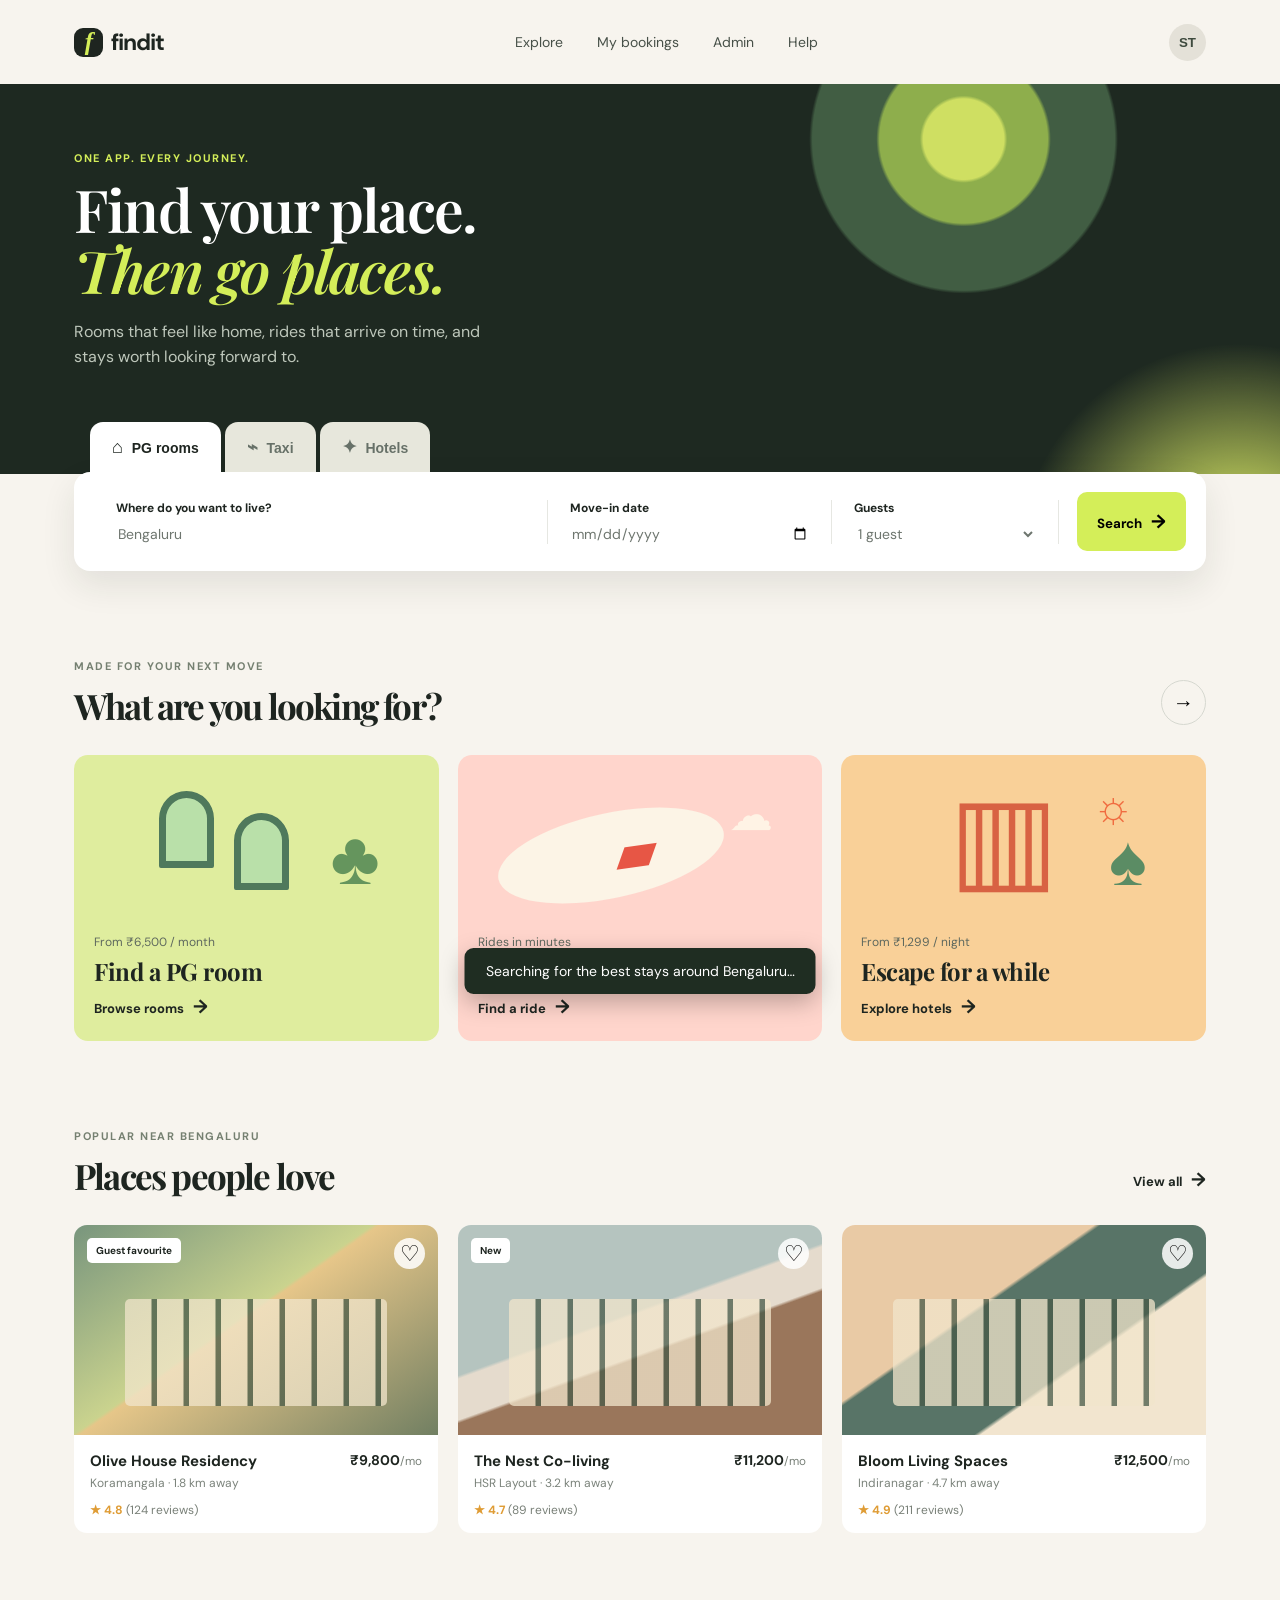
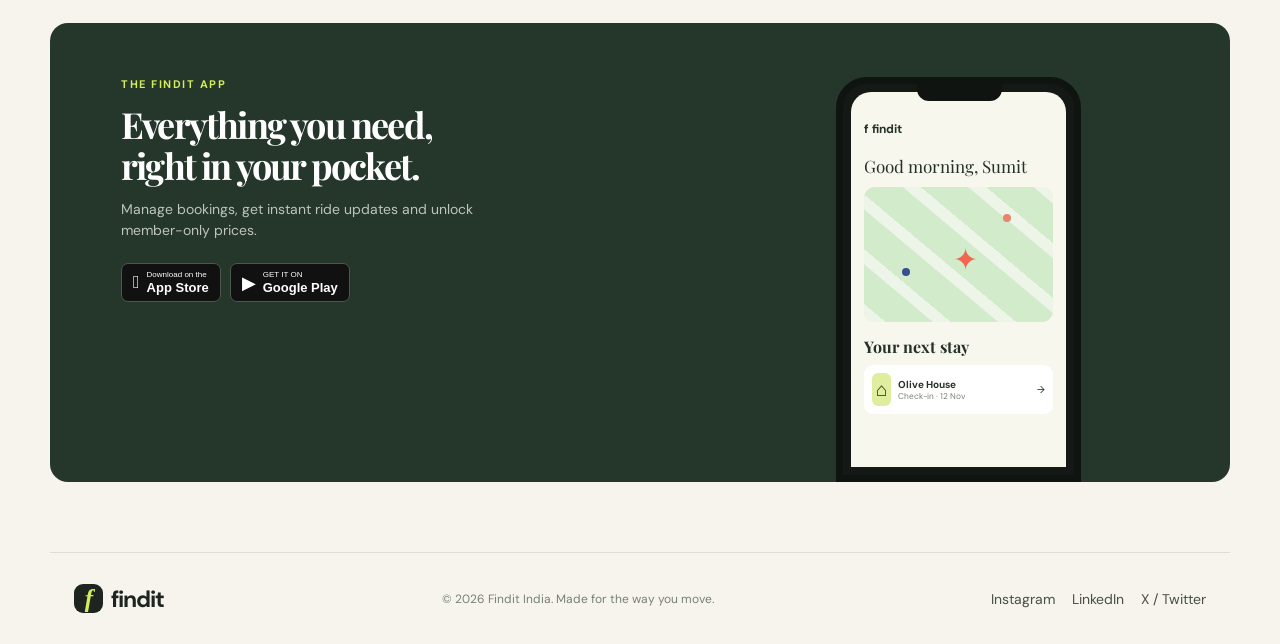
<file: index.html>
<!doctype html>
<html lang="en">
<head>
  <meta charset="UTF-8" />
  <meta name="viewport" content="width=device-width, initial-scale=1.0" />
  <meta name="theme-color" content="#25362a" />
  <meta name="description" content="Findit helps you find PG rooms, book taxis, and reserve hotels." />
  <link rel="manifest" href="manifest.webmanifest" />
  <link rel="apple-touch-icon" href="icon.svg" />
  <title>Findit — Find your everyday stay</title>
  <link rel="preconnect" href="https://fonts.googleapis.com">
  <link rel="preconnect" href="https://fonts.gstatic.com" crossorigin>
  <link href="https://fonts.googleapis.com/css2?family=DM+Sans:wght@400;500;600;700&family=Playfair+Display:wght@600;700&display=swap" rel="stylesheet">
  <link rel="stylesheet" href="style.css" />
</head>
<body>
  <nav class="nav shell">
    <a class="brand" href="#"><span class="brand-mark">f</span> findit</a>
    <div class="nav-links"><a href="#explore">Explore</a><a href="#bookings">My bookings</a><a href="admin.html">Admin</a><a href="#support">Help</a></div>
    <button class="profile" aria-label="Open profile">ST</button>
  </nav>

  <main>
    <section class="hero">
      <div class="hero-copy shell">
        <p class="eyebrow">One app. Every journey.</p>
        <h1>Find your place.<br><em>Then go places.</em></h1>
        <p class="hero-text">Rooms that feel like home, rides that arrive on time, and stays worth looking forward to.</p>
      </div>
      <div class="glow glow-one"></div><div class="glow glow-two"></div>
    </section>

    <section class="search-wrap shell" id="explore">
      <div class="service-tabs" role="tablist">
        <button class="tab active" data-service="pg"><span class="tab-icon">⌂</span> PG rooms</button>
        <button class="tab" data-service="taxi"><span class="tab-icon">⌁</span> Taxi</button>
        <button class="tab" data-service="hotel"><span class="tab-icon">✦</span> Hotels</button>
      </div>
      <form class="search-panel" id="searchForm">
        <div class="field"><label id="placeLabel">Where do you want to live?</label><input id="location" placeholder="Search a neighbourhood or city" value="Bengaluru" /></div>
        <div class="field"><label id="dateLabel">Move-in date</label><input id="date" type="date" /></div>
        <div class="field guests-field"><label id="guestLabel">Guests</label><select id="guests"><option>1 guest</option><option>2 guests</option><option>3 guests</option><option>4 guests</option></select></div>
        <button class="search-btn" type="submit">Search <span>→</span></button>
      </form>
    </section>

    <section class="shell quick-section">
      <div class="section-heading"><div><p class="eyebrow">Made for your next move</p><h2>What are you looking for?</h2></div><button class="arrow-control" aria-label="next">→</button></div>
      <div class="quick-grid">
        <article class="quick-card pg-card"><div class="card-art"><span class="window w1"></span><span class="window w2"></span><span class="plant">♣</span></div><div><p>From ₹6,500 / month</p><h3>Find a PG room</h3><a href="#" class="card-link" data-pick="PG rooms">Browse rooms <span>→</span></a></div></article>
        <article class="quick-card taxi-card"><div class="card-art"><span class="road"></span><span class="car">▰</span><span class="cloud">☁</span></div><div><p>Rides in minutes</p><h3>Book a taxi</h3><a href="#" class="card-link" data-pick="Taxi">Find a ride <span>→</span></a></div></article>
        <article class="quick-card hotel-card"><div class="card-art"><span class="sun">☼</span><span class="hotel-building">▥</span><span class="palm">♠</span></div><div><p>From ₹1,299 / night</p><h3>Escape for a while</h3><a href="#" class="card-link" data-pick="Hotels">Explore hotels <span>→</span></a></div></article>
      </div>
    </section>

    <section class="shell stays-section" id="bookings">
      <div class="section-heading"><div><p class="eyebrow">Popular near Bengaluru</p><h2>Places people love</h2></div><a href="#" class="view-all">View all <span>→</span></a></div>
      <div class="listing-grid" id="listingGrid">
        <article class="listing"><div class="photo photo-one"><span class="tag">Guest favourite</span><button class="heart">♡</button></div><div class="listing-info"><div><h3>Olive House Residency</h3><p>Koramangala · 1.8 km away</p></div><strong>₹9,800<small>/mo</small></strong><div class="rating">★ 4.8 <span>(124 reviews)</span></div></div></article>
        <article class="listing"><div class="photo photo-two"><span class="tag">New</span><button class="heart">♡</button></div><div class="listing-info"><div><h3>The Nest Co-living</h3><p>HSR Layout · 3.2 km away</p></div><strong>₹11,200<small>/mo</small></strong><div class="rating">★ 4.7 <span>(89 reviews)</span></div></div></article>
        <article class="listing"><div class="photo photo-three"><button class="heart">♡</button></div><div class="listing-info"><div><h3>Bloom Living Spaces</h3><p>Indiranagar · 4.7 km away</p></div><strong>₹12,500<small>/mo</small></strong><div class="rating">★ 4.9 <span>(211 reviews)</span></div></div></article>
      </div>
    </section>

    <section class="app-banner shell">
      <div class="app-text"><p class="eyebrow">The Findit app</p><h2>Everything you need,<br>right in your pocket.</h2><p>Manage bookings, get instant ride updates and unlock member-only prices.</p><div class="store-row"><button> <span>Download on the<br><b>App Store</b></span></button><button>▶ <span>GET IT ON<br><b>Google Play</b></span></button></div></div>
      <div class="phone"><div class="notch"></div><div class="phone-screen"><div class="mini-brand">f findit</div><p>Good morning, Sumit</p><div class="mini-map"><span>✦</span><i></i><b></b></div><h4>Your next stay</h4><div class="mini-booking"><span>⌂</span><div><b>Olive House</b><small>Check-in · 12 Nov</small></div><em>→</em></div></div></div>
    </section>
  </main>
  <footer class="shell"><a class="brand" href="#"><span class="brand-mark">f</span> findit</a><p>© 2026 Findit India. Made for the way you move.</p><div><a href="#">Instagram</a><a href="#">LinkedIn</a><a href="#">X / Twitter</a></div></footer>
  <div class="toast" id="toast">Searching for the best stays around Bengaluru…</div>
  <script src="app.js"></script>
</body>
</html>
</file>
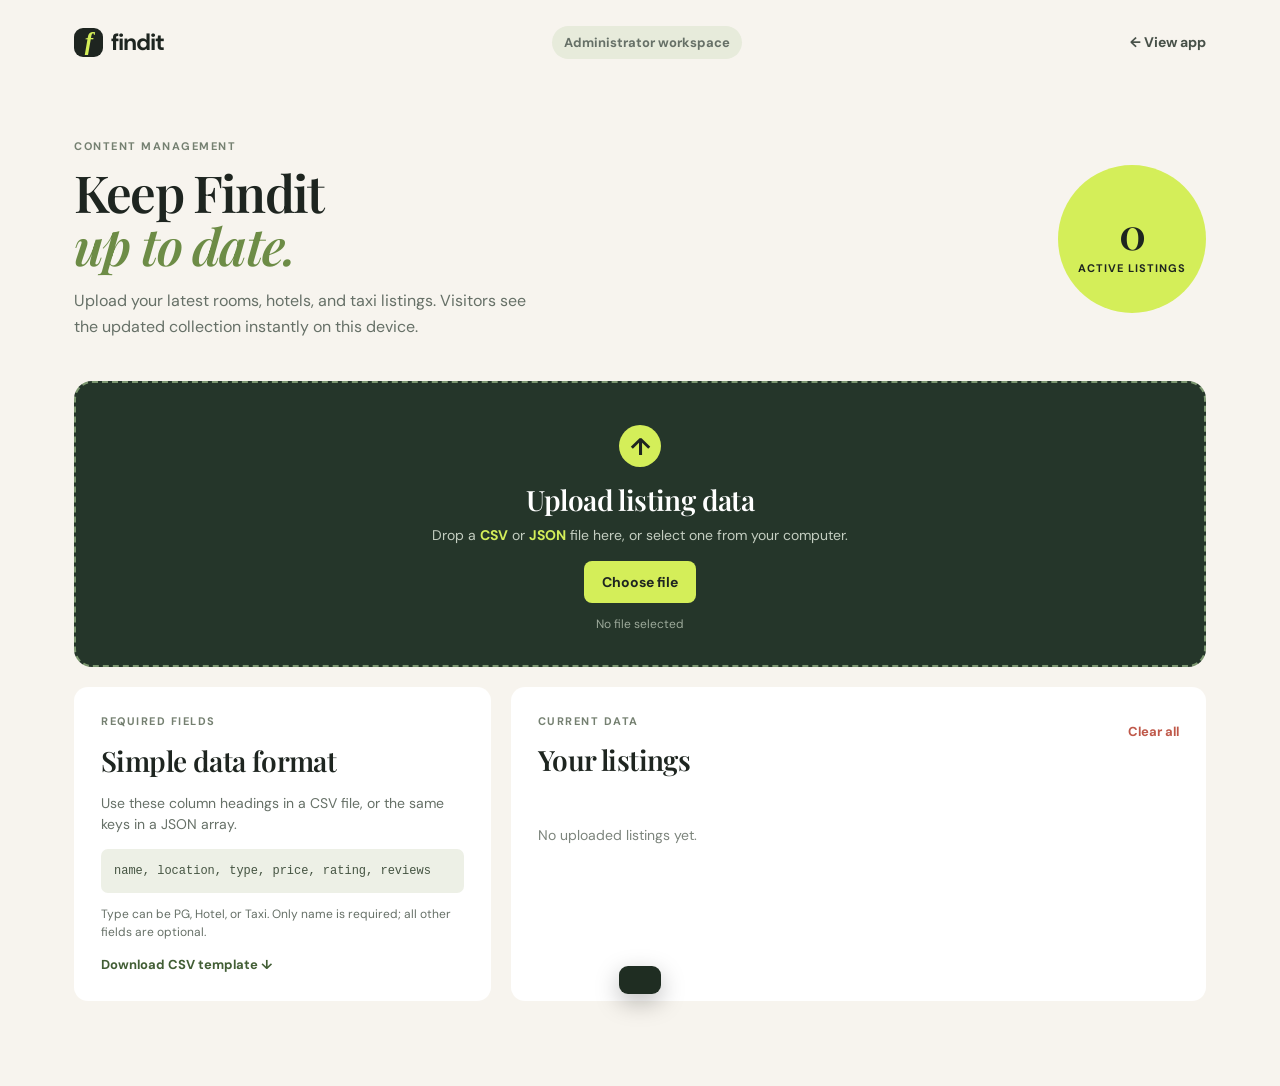
<file: admin.html>
<!doctype html>
<html lang="en">
<head>
  <meta charset="UTF-8" />
  <meta name="viewport" content="width=device-width, initial-scale=1.0" />
  <meta name="theme-color" content="#25362a" />
  <title>Findit — Administrator</title>
  <link rel="preconnect" href="https://fonts.googleapis.com"><link rel="preconnect" href="https://fonts.gstatic.com" crossorigin>
  <link href="https://fonts.googleapis.com/css2?family=DM+Sans:wght@400;500;600;700&family=Playfair+Display:wght@600;700&display=swap" rel="stylesheet">
  <link rel="stylesheet" href="style.css" />
</head>
<body class="admin-body">
  <nav class="nav shell"><a class="brand" href="index.html"><span class="brand-mark">f</span> findit</a><div class="admin-nav-label">Administrator workspace</div><a class="back-link" href="index.html">← View app</a></nav>
  <main class="admin shell">
    <div class="admin-intro"><div><p class="eyebrow">Content management</p><h1>Keep Findit<br><em>up to date.</em></h1><p>Upload your latest rooms, hotels, and taxi listings. Visitors see the updated collection instantly on this device.</p></div><div class="admin-stat"><b id="listingCount">0</b><span>active listings</span></div></div>
    <section class="upload-card">
      <div class="upload-icon">↑</div><h2>Upload listing data</h2><p>Drop a <b>CSV</b> or <b>JSON</b> file here, or select one from your computer.</p>
      <input type="file" id="dataFile" accept=".csv,.json,application/json,text/csv" hidden />
      <button id="chooseFile" class="primary-action">Choose file</button>
      <p class="file-status" id="fileStatus">No file selected</p>
    </section>
    <section class="admin-grid">
      <div class="format-card"><p class="eyebrow">Required fields</p><h2>Simple data format</h2><p>Use these column headings in a CSV file, or the same keys in a JSON array.</p><code>name, location, type, price, rating, reviews</code><p class="fine-print">Type can be PG, Hotel, or Taxi. Only name is required; all other fields are optional.</p><button class="text-button" id="downloadTemplate">Download CSV template ↓</button></div>
      <div class="data-card"><div class="data-card-head"><div><p class="eyebrow">Current data</p><h2>Your listings</h2></div><button class="danger-button" id="clearData">Clear all</button></div><div id="dataPreview" class="data-preview"><p class="empty-state">No uploaded listings yet.</p></div></div>
    </section>
  </main>
  <div class="toast" id="toast"></div><script src="admin.js"></script>
</body>
</html>
</file>
<file: style.css>
:root{--ink:#1e2520;--muted:#667067;--cream:#f7f4ee;--lime:#d4ee59;--coral:#fe765e;--orange:#f4b055}*{box-sizing:border-box}body{margin:0;background:var(--cream);color:var(--ink);font-family:'DM Sans',sans-serif}.shell{max-width:1180px;margin:auto;padding-left:24px;padding-right:24px}.nav{height:84px;display:flex;align-items:center;justify-content:space-between}.brand{color:var(--ink);font-weight:700;font-size:23px;text-decoration:none;letter-spacing:-1px;display:flex;align-items:center;gap:8px}.brand-mark{width:29px;height:29px;border-radius:9px;background:var(--ink);color:var(--lime);display:inline-grid;place-items:center;font-family:Georgia;font-size:25px;font-style:italic}.nav-links{display:flex;gap:34px}.nav a:not(.brand),footer a{color:#475048;text-decoration:none;font-size:14px}.profile{border:0;background:#e4e1d8;border-radius:50%;width:37px;height:37px;font-weight:700;color:#3e4a3e}.hero{height:390px;background:#1e2921;position:relative;overflow:hidden;color:#fff}.hero-copy{padding-top:67px;position:relative;z-index:1}.eyebrow{text-transform:uppercase;letter-spacing:1.5px;font-size:11px;font-weight:700;margin:0 0 13px;color:#758071}.hero .eyebrow{color:var(--lime)}h1,h2{font-family:'Playfair Display',Georgia,serif;letter-spacing:-1.8px;margin:0}h1{font-size:59px;line-height:1.04;font-weight:600}h1 em{color:var(--lime);font-weight:600}.hero-text{font-size:16px;line-height:1.55;color:#bec7bb;max-width:410px;margin-top:19px}.glow{position:absolute;border-radius:50%;filter:blur(0);opacity:.92}.glow-one{width:420px;height:420px;right:6%;top:-180px;background:radial-gradient(circle at 43% 56%,#dfef68 0 12%,#98ba50 13% 25%,#446246 26% 45%,transparent 46%)}.glow-two{width:520px;height:520px;right:-17%;bottom:-350px;background:radial-gradient(circle,#e5d95c, #a9b854 25%,transparent 60%)}.search-wrap{margin-top:-52px;position:relative;z-index:2}.service-tabs{display:flex;gap:4px;margin-left:16px}.tab{border:0;background:#e7e7dc;color:#677168;padding:14px 22px;border-radius:13px 13px 0 0;font-weight:700;font-size:14px;cursor:pointer}.tab.active{background:white;color:var(--ink)}.tab-icon{font-size:18px;margin-right:5px}.search-panel{min-height:98px;background:#fff;box-shadow:0 14px 34px #1b2b1c19;border-radius:16px;padding:20px;display:grid;grid-template-columns:2fr 1.25fr 1fr auto;gap:0;align-items:center}.field{padding:0 22px;border-right:1px solid #e6e7e2}.field label{display:block;font-weight:700;font-size:12px;margin-bottom:7px}.field input,.field select{border:0;font-family:inherit;font-size:14px;color:#6e766f;width:100%;outline:0;background:transparent}.search-btn{margin-left:18px;border:0;border-radius:10px;background:var(--lime);padding:17px 20px;font-family:inherit;font-weight:700;cursor:pointer}.search-btn span,.view-all span,.card-link span{font-size:19px;padding-left:6px}.quick-section,.stays-section{padding-top:88px}.section-heading{display:flex;align-items:end;justify-content:space-between;margin-bottom:30px}.section-heading h2,.app-text h2{font-size:35px;line-height:1.12}.arrow-control{width:45px;height:45px;border:1px solid #d6d8d0;border-radius:50%;font-size:21px;background:transparent}.quick-grid{display:grid;grid-template-columns:repeat(3,1fr);gap:19px}.quick-card{border-radius:14px;padding:17px 20px 22px;overflow:hidden;min-height:286px;display:flex;flex-direction:column;justify-content:space-between}.quick-card p{font-size:12px;color:#5e685e;margin:0 0 5px}.quick-card h3{font-family:'Playfair Display',serif;font-size:24px;letter-spacing:-.5px;margin:0 0 7px}.card-link,.view-all{color:var(--ink);font-size:13px;font-weight:700;text-decoration:none}.pg-card{background:#dfed9e}.taxi-card{background:#ffd5cc}.hotel-card{background:#f9d098}.card-art{height:135px;position:relative}.window{position:absolute;top:19px;width:55px;height:77px;border:7px solid #4f795c;border-radius:28px 28px 2px 2px;background:#b9e0a9}.w1{left:20%}.w2{left:43%;top:41px}.plant{position:absolute;right:12%;bottom:0;font-size:75px;color:#65955d}.road{position:absolute;width:230px;height:85px;background:#fcf4e6;transform:rotate(-12deg);bottom:9px;left:18px;border-radius:50%}.car{position:absolute;font-size:57px;bottom:18px;left:42%;color:#e75645;transform:rotate(-8deg)}.cloud{position:absolute;right:9%;top:14px;font-size:44px;color:#fff3e5}.sun{position:absolute;top:5px;right:16%;font-size:45px;color:#f06c40}.hotel-building{font-size:116px;position:absolute;left:27%;bottom:-7px;color:#d86243}.palm{font-size:71px;position:absolute;right:12%;bottom:0;color:#5b8c64}.stays-section{padding-bottom:90px}.view-all{padding-bottom:3px}.listing-grid{display:grid;grid-template-columns:repeat(3,1fr);gap:20px}.listing{background:#fff;border-radius:13px;overflow:hidden}.photo{height:210px;position:relative;background-size:cover}.photo-one{background:linear-gradient(145deg,#78957d,#cad38e 45%,#e6c689 46%,#717f62)}.photo-two{background:linear-gradient(160deg,#b5c4bf 0 44%,#e5dbcd 45% 57%,#9a765b 58%)}.photo-three{background:linear-gradient(145deg,#e9caa5 0 38%,#587467 39% 65%,#f2e5cf 66%)}.photo:after{content:'';position:absolute;inset:35% 14% 14%;background:repeating-linear-gradient(90deg,#f1e5cb 0 26px,#475a48 27px 32px);border-radius:5px;opacity:.75}.tag,.heart{position:absolute;z-index:1;top:13px}.tag{left:13px;background:#fff;padding:6px 9px;border-radius:5px;font-size:10px;font-weight:700}.heart{right:13px;border:0;border-radius:50%;background:#ffffffdb;font-size:22px;width:31px;height:31px}.listing-info{padding:16px 16px 15px;display:grid;grid-template-columns:1fr auto;gap:6px}.listing h3{margin:0;font-size:15px}.listing p{font-size:12px;margin:4px 0 0;color:#7b837b}.listing strong{font-size:14px}.listing small{font-weight:400;color:#788078}.rating{grid-column:1/-1;font-size:12px;color:#df9c35;font-weight:700;margin-top:5px}.rating span{color:#798078;font-weight:400}.app-banner{background:#25362a;min-height:366px;border-radius:18px;color:white;overflow:hidden;display:flex;justify-content:space-between;padding-top:54px;padding-left:71px;margin-bottom:70px}.app-text{position:relative;z-index:1}.app-text .eyebrow{color:var(--lime)}.app-text h2{font-size:36px}.app-text>p:not(.eyebrow){font-size:14px;color:#bdc5bc;line-height:1.5;max-width:370px}.store-row{display:flex;gap:9px;margin-top:22px}.store-row button{color:white;background:#111;border:1px solid #4b584c;border-radius:7px;padding:6px 11px;display:flex;align-items:center;gap:7px;font-size:18px;text-align:left}.store-row span{font-size:8px;line-height:1.2}.store-row b{font-size:13px}.phone{width:245px;height:405px;background:#151916;border:7px solid #101410;border-radius:31px 31px 0 0;margin-right:125px;align-self:end;padding:8px;position:relative}.notch{height:17px;width:85px;border-radius:0 0 12px 12px;background:#101410;position:absolute;z-index:2;top:0;left:74px}.phone-screen{height:100%;border-radius:20px 20px 0 0;background:#f8f7ed;color:#233127;padding:29px 13px}.mini-brand{font-weight:700;font-size:12px}.phone-screen p{font-family:'Playfair Display';font-size:17px;margin:18px 0 10px}.mini-map{height:135px;background:#d2ebcb;border-radius:11px;position:relative;overflow:hidden}.mini-map:before{content:'';position:absolute;inset:-20px;background:repeating-linear-gradient(40deg,transparent 0 30px,#edf5e8 31px 42px)}.mini-map span{position:absolute;z-index:1;left:47%;top:39%;font-size:30px;color:#f26650}.mini-map i,.mini-map b{position:absolute;z-index:1;border-radius:50%;width:8px;height:8px}.mini-map i{background:#344f91;left:20%;top:60%}.mini-map b{background:#ea856d;right:22%;top:20%}.phone-screen h4{font-family:'Playfair Display';margin:14px 0 8px}.mini-booking{background:#fff;border-radius:9px;padding:8px;display:flex;align-items:center;gap:7px;font-size:10px}.mini-booking>span{font-size:19px;background:#dfed9e;padding:4px;border-radius:6px}.mini-booking div{display:grid}.mini-booking small{color:#778077}.mini-booking em{margin-left:auto;font-style:normal}footer{height:92px;border-top:1px solid #deded5;display:flex;align-items:center;justify-content:space-between}footer p{color:#778077;font-size:12px}footer div{display:flex;gap:17px}.toast{position:fixed;bottom:26px;left:50%;transform:translate(-50%,120px);background:#1f2d22;color:white;padding:14px 21px;border-radius:9px;box-shadow:0 8px 25px #0004;transition:.35s;z-index:5;font-size:14px}.toast.show{transform:translate(-50%,0)}
@media(max-width:760px){.nav-links{display:none}.hero{height:340px}h1{font-size:43px}.search-wrap{margin-top:-32px}.search-panel{grid-template-columns:1fr;padding:8px;gap:8px}.field{border-right:0;border-bottom:1px solid #eee;padding:10px}.search-btn{margin:3px}.quick-grid,.listing-grid{grid-template-columns:1fr}.quick-card{min-height:225px}.app-banner{padding:37px 25px 0}.phone{display:none}.app-text h2{font-size:30px}footer{height:auto;padding-top:20px;padding-bottom:20px;gap:12px;flex-wrap:wrap}.guests-field{display:none}}

.admin-body{min-height:100vh;background:#f7f4ee}.admin-nav-label{font-size:13px;font-weight:700;color:#667067;background:#e7ebdb;padding:8px 12px;border-radius:100px}.back-link{font-size:14px;font-weight:700;color:var(--ink);text-decoration:none}.admin{padding-top:55px;padding-bottom:85px}.admin-intro{display:flex;justify-content:space-between;align-items:center;margin-bottom:42px}.admin-intro h1{font-size:51px;line-height:1.04}.admin-intro h1 em{color:#6d8c46}.admin-intro>div>p:not(.eyebrow){max-width:470px;color:#667067;line-height:1.6;margin-bottom:0}.admin-stat{width:148px;height:148px;border-radius:50%;background:#d4ee59;display:grid;place-content:center;text-align:center}.admin-stat b{font:600 43px 'Playfair Display',serif}.admin-stat span{font-size:11px;font-weight:700;text-transform:uppercase;letter-spacing:1px}.upload-card{background:#25362a;border-radius:18px;color:#fff;text-align:center;padding:42px 22px 33px;border:2px dashed #7b966f}.upload-icon{background:#d4ee59;color:#1e2520;width:42px;height:42px;border-radius:50%;display:grid;place-items:center;margin:auto;font-size:24px;font-weight:700}.upload-card h2,.format-card h2,.data-card h2{font:600 28px 'Playfair Display',serif;letter-spacing:-.6px;margin:14px 0 8px}.upload-card p{color:#c4cec1;font-size:14px;margin:0 0 17px}.upload-card b{color:#d4ee59}.primary-action{background:#d4ee59;color:#1e2520;border:0;border-radius:8px;padding:12px 18px;font:700 14px 'DM Sans',sans-serif;cursor:pointer}.upload-card .file-status{font-size:12px;margin:13px 0 0;color:#9ca99a}.admin-grid{display:grid;grid-template-columns:.9fr 1.5fr;gap:20px;margin-top:20px}.format-card,.data-card{background:#fff;border-radius:14px;padding:27px}.format-card>p:not(.eyebrow){font-size:14px;color:#667067;line-height:1.5}.format-card code{display:block;background:#edf0e6;color:#455442;border-radius:7px;padding:13px;font-size:12px;line-height:1.5;white-space:normal}.fine-print{font-size:12px!important}.text-button,.danger-button{background:transparent;border:0;padding:0;color:#425e35;font:700 13px 'DM Sans',sans-serif;cursor:pointer}.data-card-head{display:flex;justify-content:space-between;align-items:start;margin-bottom:17px}.data-card h2{margin-top:3px}.danger-button{color:#bf5849;padding-top:9px}.data-preview{max-height:280px;overflow:auto}.data-preview table{border-collapse:collapse;width:100%;font-size:13px;text-align:left}.data-preview th{color:#7c847c;text-transform:uppercase;letter-spacing:.7px;font-size:10px;padding:0 9px 9px}.data-preview td{padding:11px 9px;border-top:1px solid #edf0ea}.empty-state{color:#7c847c;font-size:14px;padding:23px 0;margin:0}@media(max-width:760px){.admin-intro{align-items:start;gap:18px}.admin-intro h1{font-size:39px}.admin-stat{width:96px;height:96px;flex-shrink:0}.admin-stat b{font-size:30px}.admin-grid{grid-template-columns:1fr}.admin-nav-label{display:none}}
</file>
